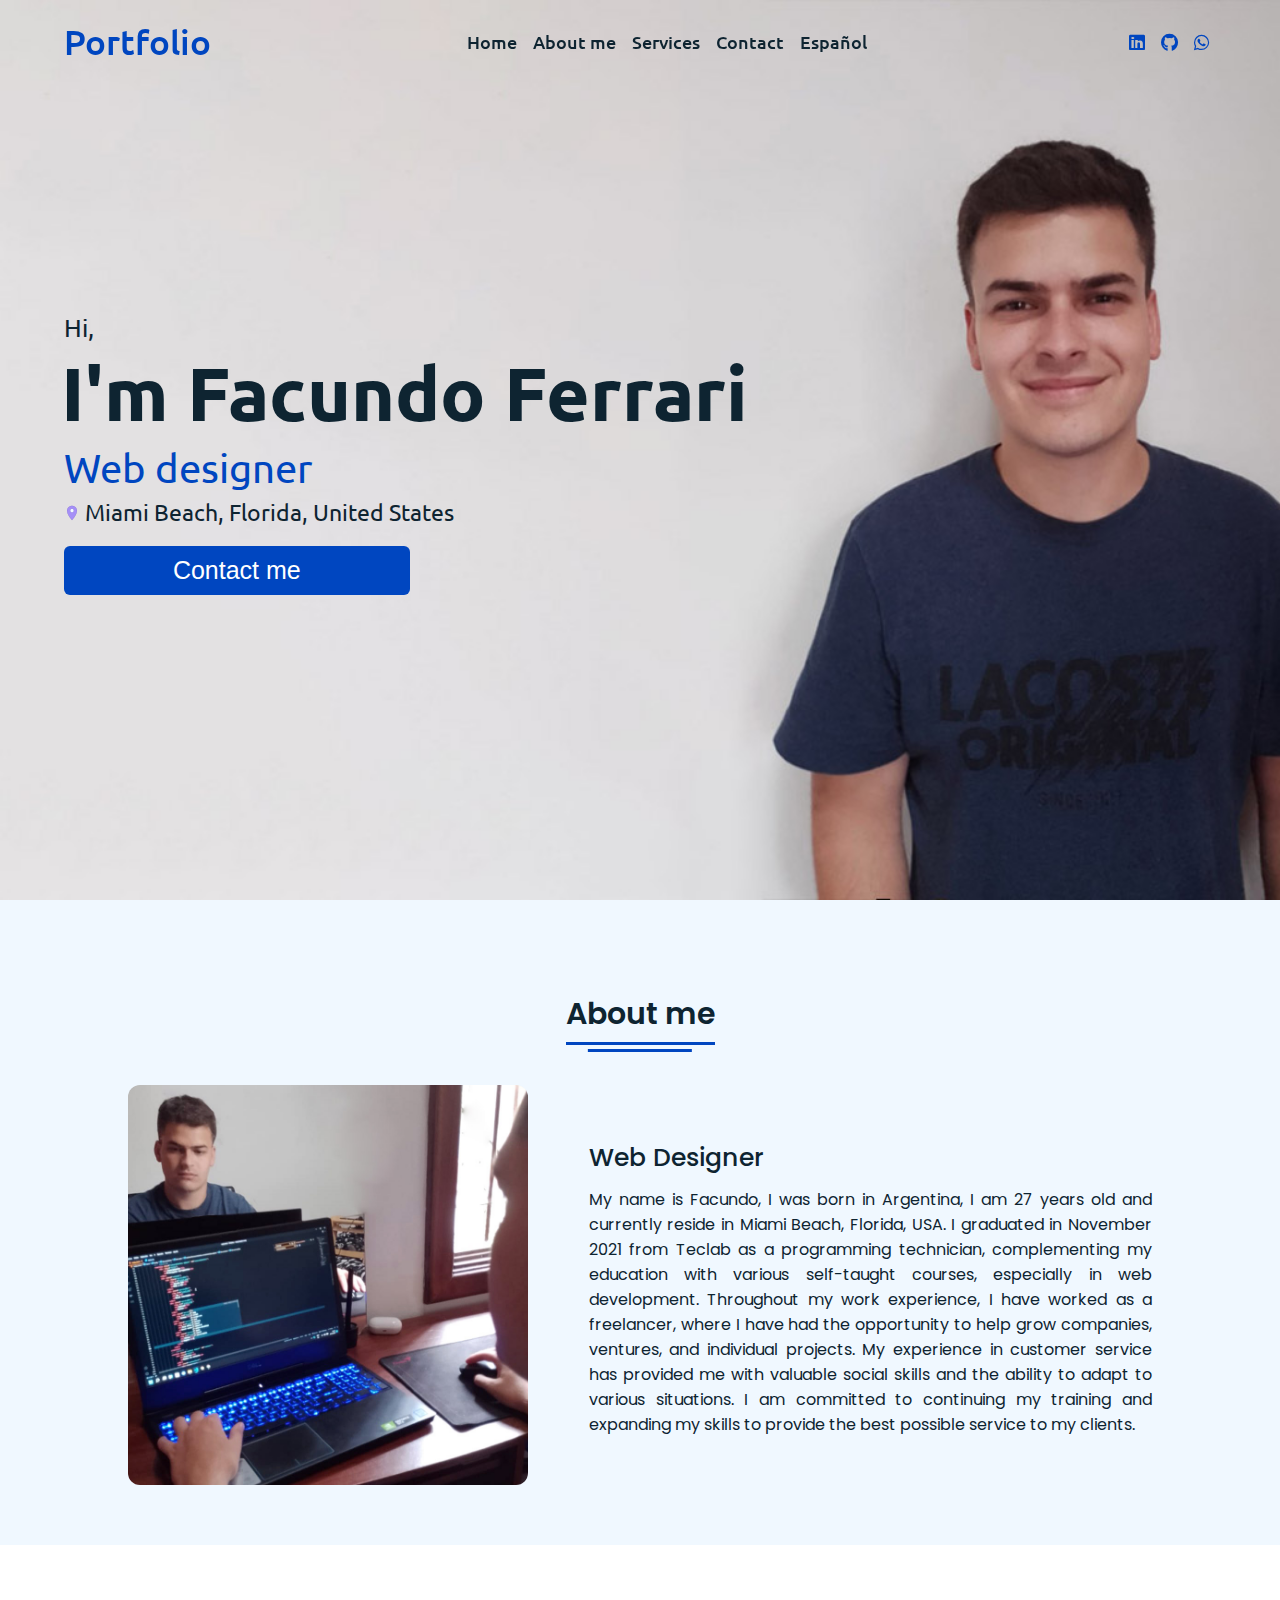
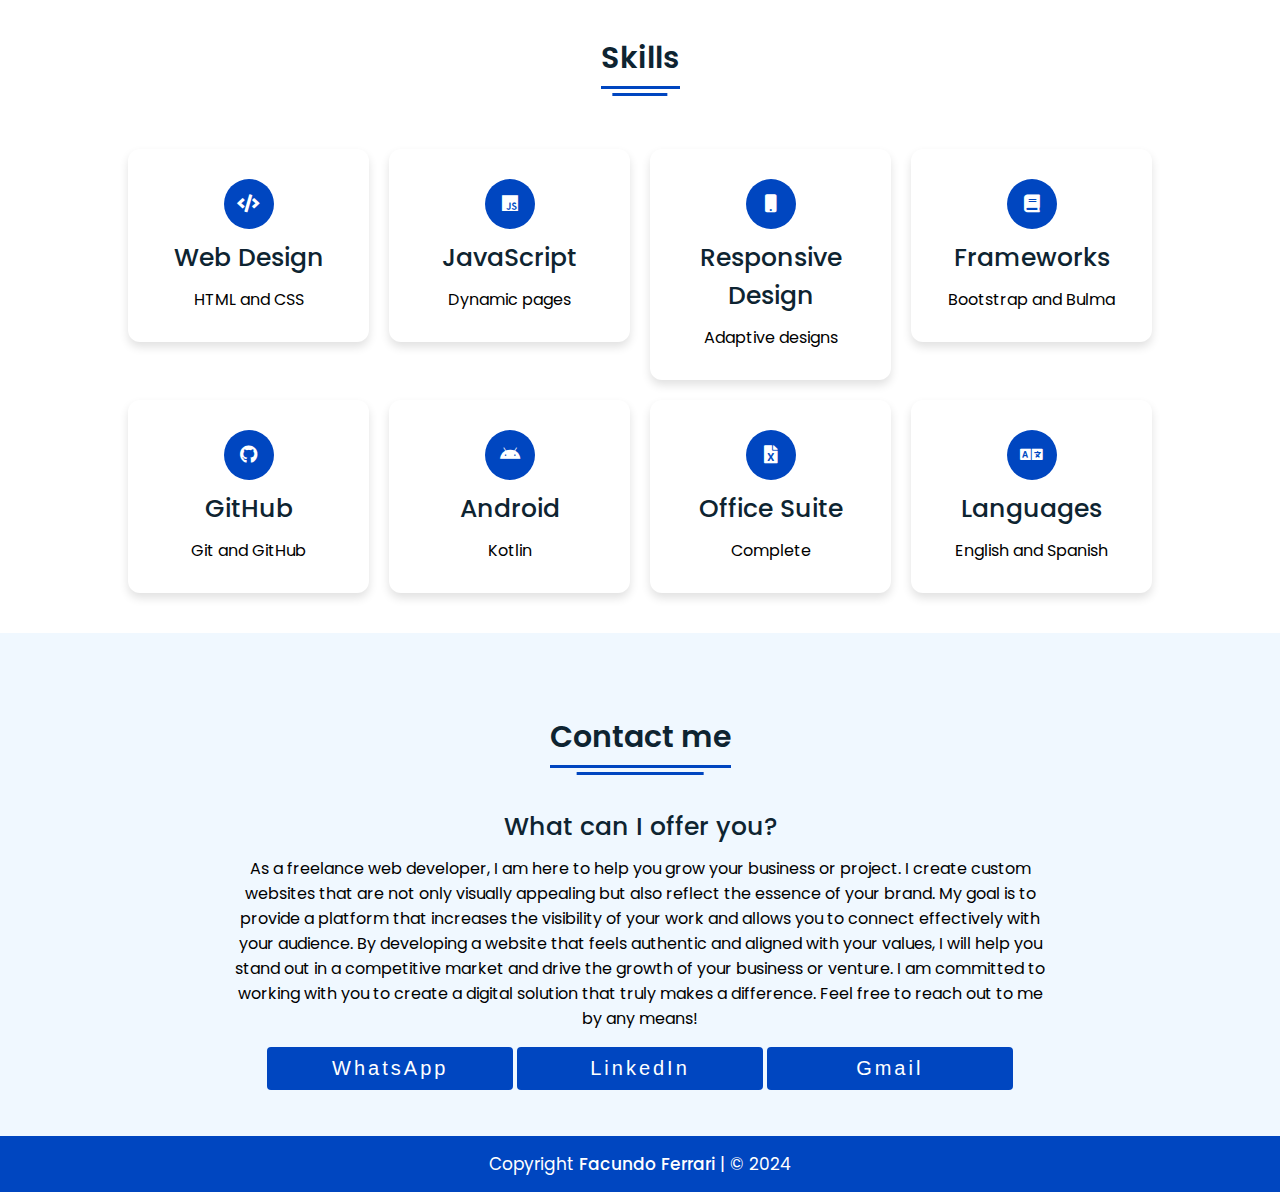
<file: index.html>
<!DOCTYPE html>
<html lang="en" dir="ltr">
  <head>
    <meta charset="UTF-8">
    <title>Facundo Ferrari</title>
    <link rel="stylesheet" href="style.css">
    <link rel="stylesheet" href="https://cdnjs.cloudflare.com/ajax/libs/font-awesome/5.15.2/css/all.min.css"/>
    <link rel="shortcut icon" href="images/icon.png">
    <meta name="viewport" content="width=device-width, initial-scale=1.0">
   </head>
<body>
  <div class="scroll-button">
    <a href="#home"><i class="fas fa-arrow-up"></i></a>
  </div>
  <nav>
    <div class="navbar">
      <div class="logo"><a href="#">Portfolio</a></div>
      <ul class="menu">
        <li><a href="#home">Home</a></li>
        <li><a href="#about">About me</a></li>
        <li><a href="#services">Services</a></li>
        <li><a href="#contact">Contact</a></li>
        <li><a href="#" id="language-toggle">Español</a></li>
        <div class="cancel-btn"><i class="fas fa-times"></i></div>
      </ul>
      <div class="media-icons">
        <a href="https://www.linkedin.com/in/facundoferrari97/" target="_blank"><i class="fab fa-linkedin"></i></a>
        <a href="https://github.com/Facundo-Ferrari" target="_blank"><i class="fab fa-github"></i></a>
        <a href="https://wa.me/13054276210" target="_blank"><i class="fab fa-whatsapp"></i></a>
      </div>
    </div>
    <div class="menu-btn">
      <i class="fas fa-bars"></i>
    </div>
  </nav>

 <section class="home" id="home">
   <div class="home-content">
     <div class="text">
       <div class="text-one">Hi,</div>
       <div class="text-two">I'm Facundo Ferrari</div>
       <div class="text-three">Web designer</div>
       <div class="text-four"><img src="images/location.png"> Miami Beach, Florida, United States</div>
     </div>
     <div class="button">
       <button><a href="#contact" class="btn-home-contact" onclick="toggleMenu();">Contact me</a></button>
     </div>
   </div>
 </section>

<section class="about" id="about">
  <div class="content">
    <div class="title"><span>About me</span></div>
    <div class="about-details">
      <div class="left">
        <img src="images/about.jpg" alt="">
      </div>
      <div class="right">
        <div class="topic">Web Designer</div>
        <p>My name is Facundo, I was born in Argentina, I am 27 years old and currently reside in Miami Beach, Florida, USA. I graduated in November 2021 from Teclab as a programming technician, complementing my education with various self-taught courses, especially in web development. Throughout my work experience, I have worked as a freelancer, where I have had the opportunity to help grow companies, ventures, and individual projects. My experience in customer service has provided me with valuable social skills and the ability to adapt to various situations. I am committed to continuing my training and expanding my skills to provide the best possible service to my clients.</p>
      </div>
    </div>
  </div>
</section>

<section class="services" id="services">
 <div class="content">
    <div class="title"><span>Skills</span></div>
    <div class="boxes">
      <div class="box">
        <div class="icon">
          <i class="fa fa-code"></i>
      </div>
      <div class="topic">Web Design</div>
      <p>HTML and CSS</p>
    </div>
      <div class="box">
        <div class="icon">
          <i class="fab fa-js"></i>
      </div>
      <div class="topic">JavaScript</div>
      <p>Dynamic pages</p>
    </div>
      <div class="box">
        <div class="icon">
          <i class="fa fa-mobile"></i>
      </div>
      <div class="topic">Responsive Design</div>
      <p>Adaptive designs</p>
    </div>
      <div class="box">
        <div class="icon">
          <i class="fa fa-book"></i>
      </div>
      <div class="topic">Frameworks</div>
      <p>Bootstrap and Bulma</p>
    </div>
    <div class="box">
      <div class="icon">
        <i class="fab fa-github"></i>
    </div>
    <div class="topic">GitHub</div>
    <p>Git and GitHub</p>
  </div>
    <div class="box">
      <div class="icon">
        <i class="fab fa-android"></i>
      </div>
      <div class="topic">Android</div>
      <p>Kotlin</p>
    </div>
    <div class="box">
      <div class="icon">
        <i class="fa fa-file-excel"></i>
    </div>
    <div class="topic">Office Suite</div>
    <p>Complete</p>
  </div>
      <div class="box">
        <div class="icon">
          <i class="fa fa-language"></i>
      </div>
      <div class="topic">Languages</div>
      <p>English and Spanish</p>
    </div>
  </div>
 </div>
</section>

<section class="contact" id="contact">
  <div class="content">
    <div class="title"><span>Contact me</span></div>
    <div class="text">
      <div class="topic">What can I offer you?</div>
      <p>As a freelance web developer, I am here to help you grow your business or project. I create custom websites that are not only visually appealing but also reflect the essence of your brand. My goal is to provide a platform that increases the visibility of your work and allows you to connect effectively with your audience. By developing a website that feels authentic and aligned with your values, I will help you stand out in a competitive market and drive the growth of your business or venture. I am committed to working with you to create a digital solution that truly makes a difference. Feel free to reach out to me by any means!</p>
      <div class="button">
        <a href="https://wa.me/13054276210" target="_blank"><button data-hover="+13054276210"><div>WhatsApp</div></button></a>
        <a href="https://www.linkedin.com/in/facundoferrari97/" target="_blank"><button data-hover="facundoferrari97"><div>LinkedIn</div></button></a>
        <a href="https://mail.google.com/" target="_blank"><button data-hover="facundoferrarijobs@gmail.com"><div>Gmail</div></button></a>
      </div>
    </div>
  </div>
</section>

<footer>
  <div class="text">
    <span>Copyright <a href="https://www.linkedin.com/in/facundoferrari97/" target="_blank">Facundo Ferrari</a> | &#169; 2024</span>
  </div>
</footer>
  <script src="script.js"></script>
</body>
</html>
</file>
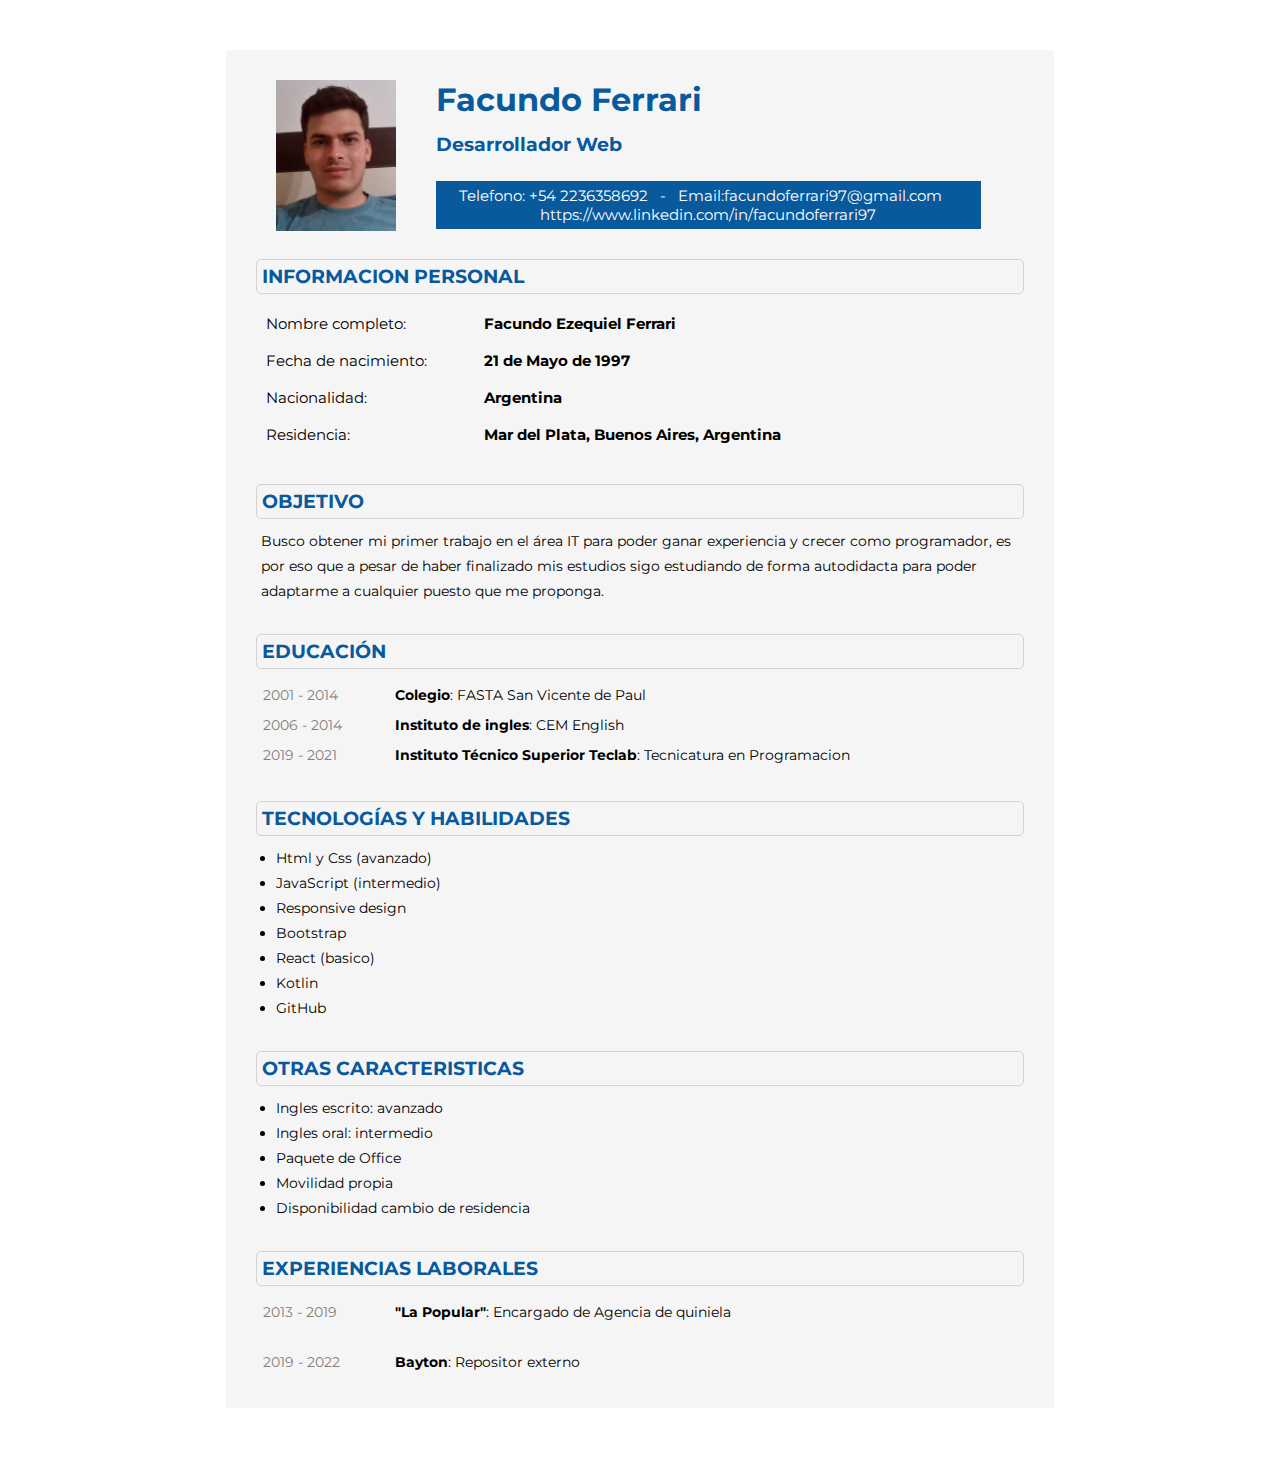
<file: cv/index.html>
<!DOCTYPE html>
<html lang="en">
<head>
    <meta charset="UTF-8">
    <title>Resume CV</title>
    <link href="https://fonts.googleapis.com/css?family=Montserrat" rel="stylesheet">
    <link rel="stylesheet" href="style.css">
</head>
<body>
   
<div id="page">
    <div class="photo-and-name">
        <img src="profile.png" class="photo" alt="Profile Picture">
        <div class="contact-info-box">
            <h1 class="name">Facundo Ferrari</h1>
            <br>
            <h3 class="job-title">Desarrollador Web</h3>
            <p class="contact-details">Telefono: +54 2236358692 &nbsp; - &nbsp; Email:facundoferrari97@gmail.com &nbsp;  &nbsp; https://www.linkedin.com/in/facundoferrari97</p>
        </div>
    </div>
    <div id="info-pers">
        <h3>Informacion personal</h3>
        <table>
            <tr>
                <td>Nombre completo:</td>
                <td><b>Facundo Ezequiel Ferrari</b></td>
            </tr>
            <tr>
                <td>Fecha de nacimiento:</td>
                <td><b>21 de Mayo de 1997</b></td>
            </tr>
            <tr>
                <td>Nacionalidad:</td>
                <td><b>Argentina</b></td>
            </tr>
            <tr>
                <td>Residencia:</td>
                <td><b>Mar del Plata, Buenos Aires, Argentina</b></td>
            </tr>
        </table>
    </div>
    <div id="objetivo">
        <h3>Objetivo</h3>
        <p>
            Busco obtener mi primer trabajo en el área IT para poder ganar experiencia y crecer como programador, es por eso que a pesar de haber finalizado mis estudios sigo estudiando de forma autodidacta para poder adaptarme a cualquier puesto que me proponga.
        </p>
    </div>
    <div id="educacion">
        <h3>Educación</h3>
        <table>
            <tr>
                <td style="width: 120px; color: gray;">2001 - 2014</td>
                <td><b>Colegio</b>: FASTA San Vicente de Paul</td>
            </tr>
            <tr>
                <td style="width: 120px; color: gray;">2006 - 2014</td>
                <td><b>Instituto de ingles</b>: CEM English</td>
            </tr>
            <tr>
                <td style="width: 120px; color: gray;">2019 - 2021</td>
                <td><b>Instituto Técnico Superior Teclab</b>: Tecnicatura en Programacion</td>
            </tr>
        </table>
    </div>
    <div id="tecnologias">
        <h3>Tecnologías y habilidades</h3>
        <ul>
            <li>Html y Css (avanzado)</li>
            <li>JavaScript (intermedio)</li>
            <li>Responsive design</li>
            <li>Bootstrap</li>
            <li>React (basico)</li>
            <li>Kotlin</li>
            <li>GitHub</li>
        </ul>
    </div>
    <div id="habilidades">
        <h3>Otras caracteristicas</h3>
        <ul>
            <li>Ingles escrito: avanzado</li>
            <li>Ingles oral: intermedio</li>
            <li>Paquete de Office</li>
            <li>Movilidad propia</li>
            <li>Disponibilidad cambio de residencia</li>
        </ul>
    </div>
    <div id="trabajo">
        <h3>Experiencias laborales</h3>
        <table>
            <tr class="trabajo-1">
                <td>2013 - 2019</td>
                <td><b>"La Popular"</b>: Encargado de Agencia de quiniela</td>
            </tr>
            <tr class="trabajo-2">
                <td>2019 - 2022</td>
                <td><b>Bayton</b>: Repositor externo</td>
            </tr>
 
        </table>
    </div>
</div>

</body>
</html>
</file>
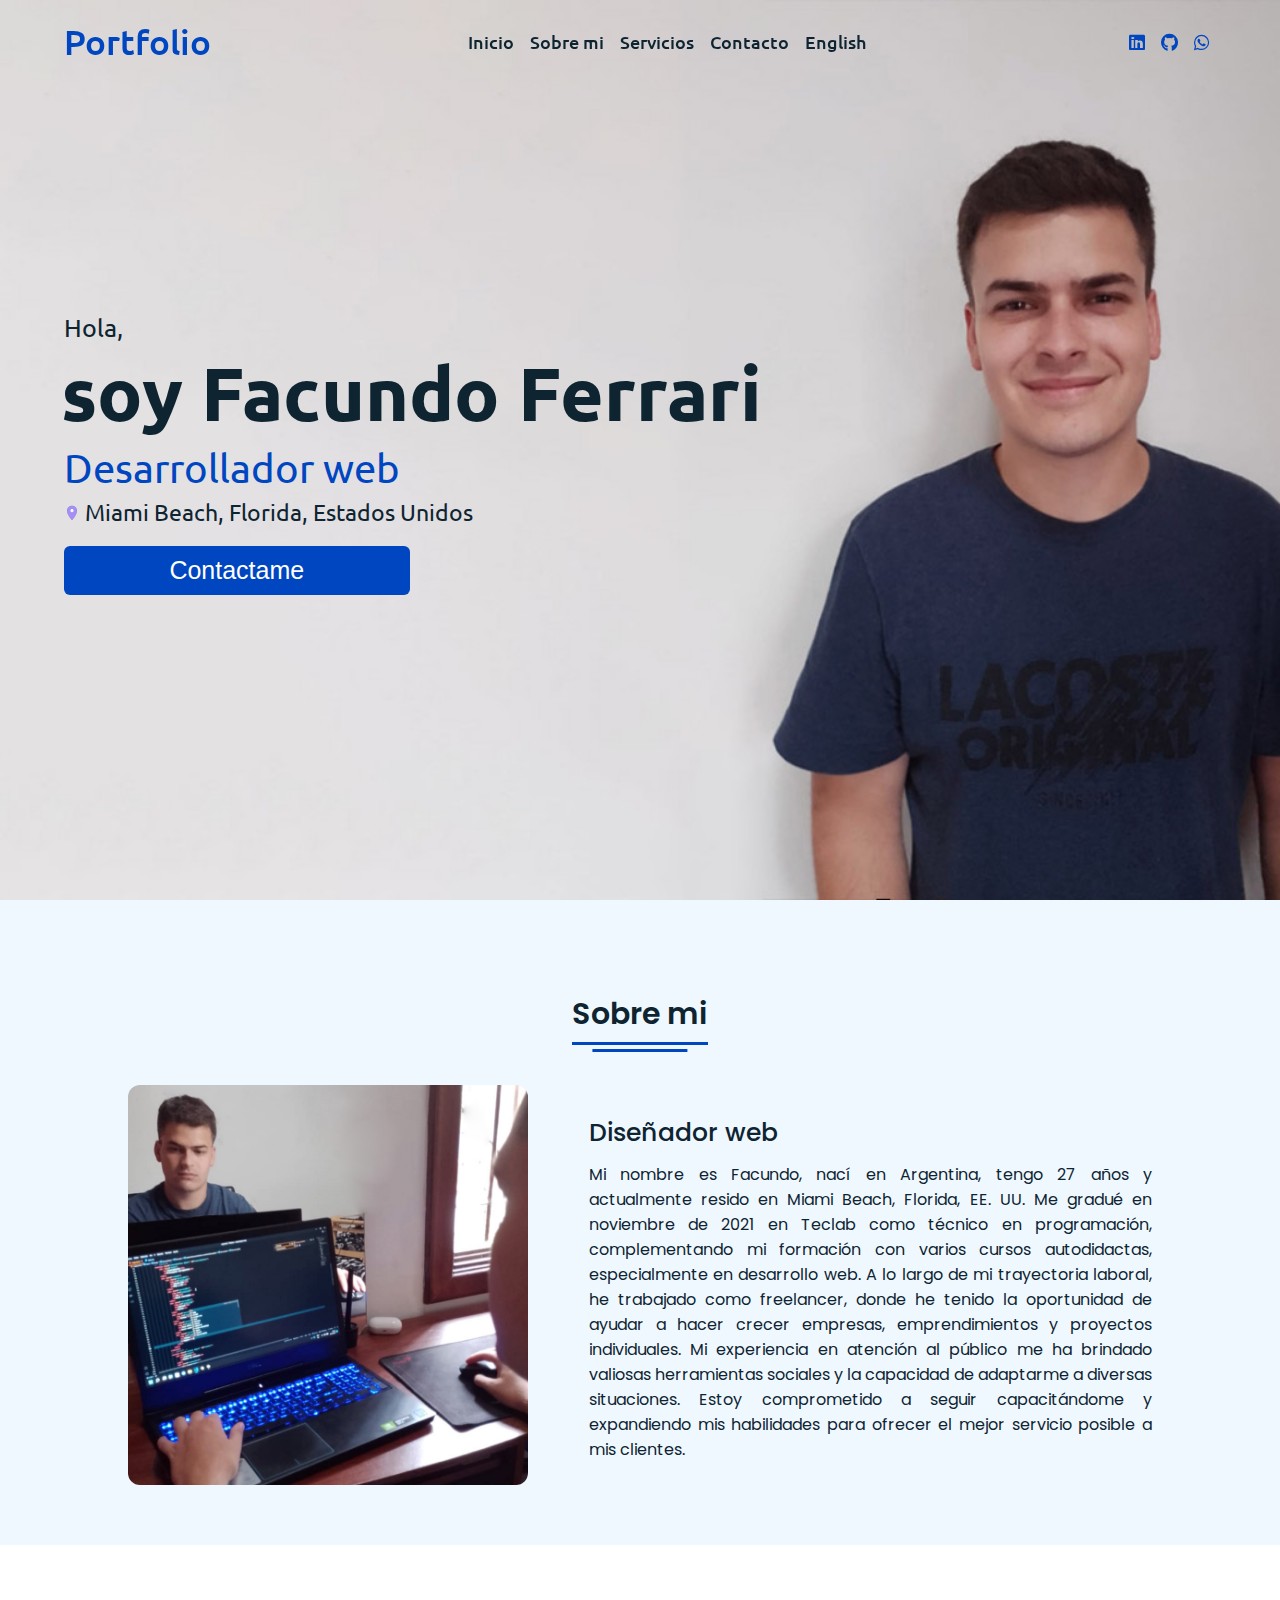
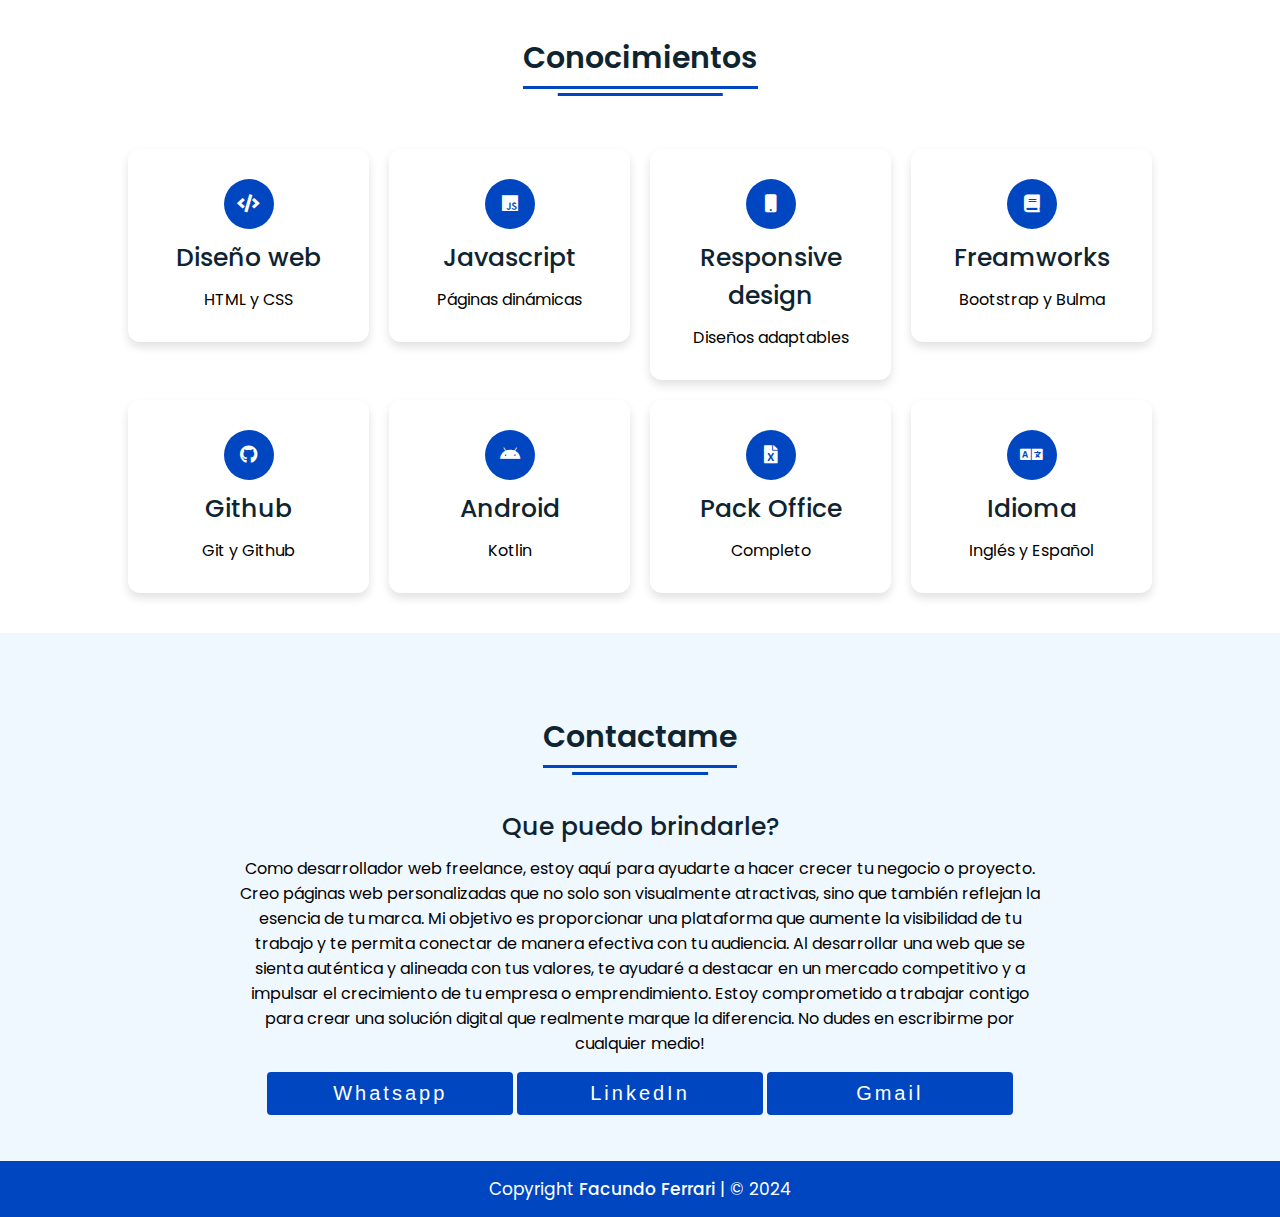
<file: index-es.html>
<!DOCTYPE html>
<html lang="es" dir="ltr">
  <head>
    <meta charset="UTF-8">
    <title>Facundo Ferrari</title>
    <link rel="stylesheet" href="style.css">
    <link rel="stylesheet" href="https://cdnjs.cloudflare.com/ajax/libs/font-awesome/5.15.2/css/all.min.css"/>
    <link rel="shortcut icon" href="images/icon.png">
    <meta name="viewport" content="width=device-width, initial-scale=1.0">
   </head>
<body>
  <!-- Boton volver inicio -->
  <div class="scroll-button">
    <a href="#home"><i class="fas fa-arrow-up"></i></a>
  </div>
  <!-- Menu nav -->
  <nav>
    <div class="navbar">
      <div class="logo"><a href="#">Portfolio</a></div>
      <ul class="menu">
        <li><a href="#home">Inicio</a></li>
        <li><a href="#about">Sobre mi</a></li>
        <li><a href="#services">Servicios</a></li>
        <li><a href="#contact">Contacto</a></li>
        <li><a href="#" id="language-toggle">English</a></li>
        <div class="cancel-btn"><i class="fas fa-times"></i></div>
      </ul>
      <div class="media-icons">
        <a href="https://www.linkedin.com/in/facundoferrari97/" target="_blank"><i class="fab fa-linkedin"></i></a>
        <a href="https://github.com/Facundo-Ferrari" target="_blank"><i class="fab fa-github"></i></a>
        <a href="https://wa.me/13054276210" target="_blank"><i class="fab fa-whatsapp"></i></a>
      </div>
    </div>
    <div class="menu-btn">
      <i class="fas fa-bars"></i>
    </div>
  </nav>

<!-- Inicio -->
 <section class="home" id="home">
   <div class="home-content">
     <div class="text">
       <div class="text-one">Hola,</div>
       <div class="text-two">soy Facundo Ferrari</div>
       <div class="text-three">Desarrollador web</div>
       <div class="text-four"><img src="images/location.png"> Miami Beach, Florida, Estados Unidos</div>
     </div>
     <div class="button">
       <button><a href="#contact" class="btn-home-contact" onclick="toggleMenu();">Contactame</a></button>
     </div>
   </div>
 </section>

<!-- Sobre mi -->
<section class="about" id="about">
  <div class="content">
    <div class="title"><span>Sobre mi</span></div>
  <div class="about-details">
    <div class="left">
      <img src="images/about.jpg" alt="">
    </div>
    <div class="right">
      <div class="topic">Diseñador web</div>
      <p>Mi nombre es Facundo, nací en Argentina, tengo 27 años y actualmente resido en Miami Beach, Florida, EE. UU. Me gradué en noviembre de 2021 en Teclab como técnico en programación, complementando mi formación con varios cursos autodidactas, especialmente en desarrollo web. A lo largo de mi trayectoria laboral, he trabajado como freelancer, donde he tenido la oportunidad de ayudar a hacer crecer empresas, emprendimientos y proyectos individuales. Mi experiencia en atención al público me ha brindado valiosas herramientas sociales y la capacidad de adaptarme a diversas situaciones. Estoy comprometido a seguir capacitándome y expandiendo mis habilidades para ofrecer el mejor servicio posible a mis clientes.</p>
    </div>
  </div>
  </div>
</section>

<!-- Conocimientos -->
<section class="services" id="services">
 <div class="content">
    <div class="title"><span>Conocimientos</span></div>
    <div class="boxes">
      <div class="box">
        <div class="icon">
          <i class="fa fa-code"></i>
      </div>
      <div class="topic">Diseño web</div>
      <p>HTML y CSS</p>
    </div>
      <div class="box">
        <div class="icon">
          <i class="fab fa-js"></i>
      </div>
      <div class="topic">Javascript</div>
      <p>Páginas dinámicas</p>
    </div>
      <div class="box">
        <div class="icon">
          <i class="fa fa-mobile"></i>
      </div>
      <div class="topic">Responsive design</div>
      <p>Diseños adaptables</p>
    </div>
      <div class="box">
        <div class="icon">
          <i class="fa fa-book"></i>
      </div>
      <div class="topic">Freamworks</div>
      <p>Bootstrap y Bulma</p>
    </div>
    <div class="box">
      <div class="icon">
        <i class="fab fa-github"></i>
    </div>
    <div class="topic">Github</div>
    <p>Git y Github</p>
  </div>
    <div class="box">
      <div class="icon">
        <i class="fab fa-android"></i>
      </div>
      <div class="topic">Android</div>
      <p>Kotlin</p>
    </div>
    <div class="box">
      <div class="icon">
        <i class="fa fa-file-excel"></i>
    </div>
    <div class="topic">Pack Office</div>
    <p>Completo</p>
  </div>
      <div class="box">
        <div class="icon">
          <i class="fa fa-language"></i>
      </div>
      <div class="topic">Idioma</div>
      <p>Inglés y Español</p>
    </div>
  </div>
 </div>
</section>

<!-- Contacto -->
<section class="contact" id="contact">
  <div class="content">
    <div class="title"><span>Contactame</span></div>
    <div class="text">
      <div class="topic">Que puedo brindarle?</div>
      <p>Como desarrollador web freelance, estoy aquí para ayudarte a hacer crecer tu negocio o proyecto. Creo páginas web personalizadas que no solo son visualmente atractivas, sino que también reflejan la esencia de tu marca. Mi objetivo es proporcionar una plataforma que aumente la visibilidad de tu trabajo y te permita conectar de manera efectiva con tu audiencia. Al desarrollar una web que se sienta auténtica y alineada con tus valores, te ayudaré a destacar en un mercado competitivo y a impulsar el crecimiento de tu empresa o emprendimiento. Estoy comprometido a trabajar contigo para crear una solución digital que realmente marque la diferencia. No dudes en escribirme por cualquier medio!</p>
      <div class="button">
        <a href="https://wa.me/13054276210" target="_blank"><button data-hover="+13054276210"><div>Whatsapp</div></button></a>
        <a href="https://www.linkedin.com/in/facundoferrari97/" target="_blank"><button data-hover="facundoferrari97"><div>LinkedIn</div></button></a>
        <a href="https://mail.google.com/" target="_blank"><button data-hover="facundoferrarijobs@gmail.com"><div>Gmail</div></button></a>
      </div>
    </div>
  </div>
</section>

<!-- Footer -->
<footer>
  <div class="text">
    <span>Copyright <a href="https://www.linkedin.com/in/facundoferrari97/" target="_blank">Facundo Ferrari</a> | &#169; 2024</span>
  </div>
</footer>
  <script src="script.js"></script>
</body>
</html>
</file>
<file: style.css>
@import url('https://fonts.googleapis.com/css2?family=Poppins:wght@400;500;600;700&family=Ubuntu:wght@400;500;700&display=swap');

:root {
  --primario: #0046c0;
  --claro: #4070f4;
}


* {
  margin: 0;
  padding: 0;
  box-sizing: border-box;
  text-decoration: none;
  scroll-behavior: smooth;
}


/* Scroll bar */
::-webkit-scrollbar {
    width: 10px;
}

::-webkit-scrollbar-track {
    background: #f1f1f1;
}

::-webkit-scrollbar-thumb {
    background: var(--claro);
    border-radius: 12px;
    transition: all 0.3s ease;
}


::-webkit-scrollbar-thumb:hover {
    background: var(--primario);
}

/* Nav bar */
nav {
  position: fixed;
  width: 100%;
  padding: 20px 0;
  z-index: 998;
  transition: all 0.3s ease;
  font-family: 'Ubuntu', sans-serif;
}

nav.sticky {
  background: var(--primario);
  padding: 13px 0;
}

nav.sticky:hover {
  background: #00208f;
}

nav .navbar {
  width: 90%;
  display: flex;
  justify-content: space-between;
  align-items: center;
  margin: auto;
}

nav .navbar .logo a {
  font-weight: 500;
  font-size: 35px;
  color: var(--primario);
}

nav.sticky .navbar .logo a {
  color: #fff;
}

nav .navbar .menu {
  display: flex;
  position: relative;
}

nav .navbar .menu li {
  list-style: none;
  margin: 0 8px;
}

.navbar .menu a {
  font-size: 18px;
  font-weight: 500;
  color: #0E2431;
  padding: 6px 0;
  transition: all 0.4s ease;
}

.navbar .menu a:hover {
  color: var(--primario);
}

nav.sticky .menu a {
  color: #FFF;
}

nav.sticky .menu a:hover {
  color: #0E2431;
}

.navbar .media-icons a {
  color: var(--primario);
  font-size: 18px;
  margin: 0 6px;
}

nav.sticky .media-icons a {
  color: #FFF;
}

#language-toggle {
  text-decoration: none; /* Sin subrayado */
  transition: color 0.3s; /* Transición suave para el color */
}

#language-toggle:hover {
  color: #007BFF; /* Cambia el color al pasar el mouse, ajusta según tu diseño */
}


/* Boton menu */
nav .menu-btn,
.navbar .menu .cancel-btn {
  position: absolute;
  color: #fff;
  right: 30px;
  top: 20px;
  font-size: 20px;
  cursor: pointer;
  transition: all 0.3s ease;
  display: none;
}

nav .menu-btn {
  color: var(--primario);
}

nav.sticky .menu-btn {
  color: #FFF;
}

.navbar .menu .menu-btn {
  color: #fff;
}

.home .text:hover, span:hover, p:hover, .topic:hover {
  cursor: context-menu;
}

/* Inicio */
.home {
  height: 100vh;
  width: 100%;
  background: url("images/background.png") no-repeat;
  background-size: cover;
  background-position: center;
  background-attachment: fixed;
  font-family: 'Ubuntu', sans-serif;
}

.home .home-content {
  width: 90%;
  height: 100%;
  margin: auto;
  display: flex;
  flex-direction: column;
  justify-content: center;
}

.home .text-one {
  font-size: 25px;
  color: #0E2431;
}

.home .text-two {
  color: #0E2431;
  font-size: 75px;
  font-weight: 600;
  margin-left: -3px;
}

.home .text-three {
  font-size: 40px;
  margin: 5px 0;
  color: var(--primario);
}

.home .text-four {
  font-size: 23px;
  margin: 5px 0;
  color: #0E2431;
}

.home .button {
  margin: 14px 0;
}

.home .button button {
  outline: none;
  padding: 8px 16px;
  border-radius: 6px;
  font-size: 25px;
  font-weight: 400;
  background: var(--primario);
  color: #fff;
  cursor: pointer;
  border: 2px solid transparent;
  transition: all 0.4s ease;
  min-width: auto;
  justify-self: left;
}

.home .button button:hover {
  border-color: var(--primario);
  background-color: #fff;
  color: var(--primario);
}

a.btn-home-contact {
  color: white;
}

.home .button button:hover a.btn-home-contact {
  color: var(--primario);
}

/* Sobre mi */
section#about.about {
  background: #F0F8FF;
  padding-bottom: 1%;
}

section {
  padding-top: 20px;
}

section .content {
  width: 80%;
  margin: 40px auto;
  font-family: 'Poppins', sans-serif;
}

.about .about-details {
  display: flex;
  justify-content: space-between;
  align-items: center;
}

section .title {
  display: flex;
  justify-content: center;
  margin-bottom: 40px;
  padding-top: 3%;
}

section .title span {
  color: #0E2431;
  font-size: 30px;
  font-weight: 600;
  position: relative;
  padding-bottom: 8px;
}

section .title span::before,
section .title span::after {
  content: '';
  position: absolute;
  height: 3px;
  width: 100%;
  background: var(--primario);
  left: 0;
  bottom: 0;
}

section .title span::after {
  bottom: -7px;
  width: 70%;
  left: 50%;
  transform: translateX(-50%);
}

.about .about-details .left {
  width: 45%;
}

.about .left img {
  height: 400px;
  width: 400px;
  object-fit: cover;
  border-radius: 12px;
}

.about-details .right {
  width: 55%;
}

section  .topic {
  color: #0E2431;
  font-size: 25px;
  font-weight: 500;
  margin-bottom: 10px;
}

.about-details .right p {
  text-align: justify;
  color: #0E2431;
}

section .button {
  margin: 16px 0;
}

section .button button {
  outline: none;
  padding: 8px 16px;
  border-radius: 4px;
  font-size: 25px;
  font-weight: 400;
  background: var(--primario);
  color: #fff;
  border: 2px solid transparent;
  cursor: pointer;
  transition: all 0.2s ease;
  width: 30%;
}

section .button button:hover {
  border-color: var(--primario);
  background-color: #fff;
  color: var(--primario);
}


/* Conocimientos */
.services .boxes {
  display: flex;
  flex-wrap: wrap;
  justify-content: space-between;
}

.services .boxes .box {
  margin: 20px 0;
  margin-bottom: auto;
  width: calc(100% / 4 - 15px);
  text-align: center;
  border-radius: 12px;
  padding: 30px 10px;
  box-shadow: 0 5px 10px rgba(0, 0, 0, 0.12);
  cursor: default;
  transition: all 0.4s ease;
}

.services .boxes .box:hover {
  background: var(--primario);
  color: #fff;
}

.services .boxes .box .icon {
  height: 50px;
  width: 50px;
  background: var(--primario);
  border-radius: 50%;
  text-align: center;
  line-height: 50px;
  font-size: 18px;
  color: #fff;
  margin: 0 auto 10px auto;
  transition: all 0.4s ease;
}

.boxes .box:hover .icon {
  background-color: #fff;
  color: var(--primario);
}

.services .boxes .box:hover .topic,
.services .boxes .box:hover p {
  color: #0E2431;
  transition: all 0.4s ease;
}

.services .boxes .box:hover .topic,
.services .boxes .box:hover p {
  color: #fff;
}

/* Contacto */
.contact {
  background: #F0F8FF;
}

.contact .content {
  margin: 0 auto;
  padding: 30px 0;
}

.contact .text {
  width: 80%;
  text-align: center;
  margin: auto;
}

button:hover {
  cursor: pointer
}

button {
  background: transparent; outline: none;
  position: relative;
  border: 2px solid #111;
  padding: 15px 50px;
  overflow: hidden;
}
/*button:before (attr data-hover)*/
button:hover:before {
  opacity: 1;
  transform: translate(0,0);
}

button:before {
  content: attr(data-hover);
  position: absolute;
  top: 1.1em;
  left: 0;
  width: 100%;
  letter-spacing: 3px;
  font-weight: 400;
  font-size: .5em;
  opacity: 0;
  transform: translate(-100%,0);
  transition: all .3s ease-in-out;
}

/*button div (button text before hover)*/
button:hover div {
  opacity: 0;
  transform: translate(100%,0);
}

button div {
  letter-spacing: 3px;
  font-weight: 400;
  font-size: .8em;
  transition: all .3s ease-in-out;
}

/* Footer */
footer {
  background: var(--primario);
  padding: 15px 0;
  text-align: center;
  font-family: 'Poppins', sans-serif;
}

footer .text span {
  font-size: 17px;
  font-weight: 400;
  color: #fff;
}

footer .text span a {
  font-weight: 500;
  color: #FFF;
}

footer .text span a:hover {
  text-decoration: underline;
}

/* Boton scroll top */
.scroll-button a {
  position: fixed;
  bottom: 20px;
  right: 20px;
  color: #fff;
  background: var(--primario);
  padding: 7px 12px;;
  font-size: 18px;
  border-radius: 6px;
  box-shadow: rgba(0, 0, 0, 0.15);
  display: none;
}


/* Responsive */
@media (max-width: 1190px) {
  section .content {
    width: 85%;
  }
}

@media (max-width: 1100px) {
.about-details .right {
  width: 90%;
  margin: 30px;
}
}

@media (max-width: 1000px) {
  .home {
    background-image: url(images/background-responsive.png);
  }
  .about .about-details {
    justify-content: center;
    flex-direction: column;
  }
  .about .about-details .left {
    display: flex;
    justify-content: center;
    width: 100%;
  }
  .about-details .right {
    width: 90%;
    margin: 40px 0;
  }
  .services .boxes .box {
    margin: 20px 0;
    width: calc(100% / 2 - 20px);
  }
  div .button {
    display: inline-grid;
    width: 100%;
    justify-items: center;
  }
  button {
    margin-bottom: 2%;
    min-width: -webkit-fill-available;
  }
}

@media (max-width: 900px) {
  .about .left img {
    height: 350px;
    width: 350px;
  }
  .home .button button {
    width: 10em;
  }
}

@media (max-width: 750px) {
  nav .navbar {
    width: 90%;
  }
  nav .navbar .menu {
    position: fixed;
    left: -100%;
    top: 0;
    background: #0E2431;
    height: 100vh;
    max-width: 400px;
    width: 100%;
    padding-top: 60px;
    flex-direction: column;
    align-items: center;
    transition: all 0.5s ease;
  }
  .navbar.active .menu {
    left: 0;
  }
  nav .navbar .menu a {
    font-size: 23px;
    display: block;
    color: #fff;
    margin: 10px 0;
  }
  nav.sticky .menu a:hover {
    color: var(--primario);
  }
  nav .navbar .media-icons {
    display: none;
  }
  nav .menu-btn,
  .navbar .menu .cancel-btn {
    display: block;
  }
  .home .text-two {
    font-size: 65px;
  }
  .home .text-three {
    font-size: 35px;
  }
  .skills .skills-details {
    align-items: center;
    justify-content: center;
    flex-direction: column;
  }
  .skills-details .text {
    width: 100%;
    margin-bottom: 50px;
  }
  .skills-details .boxes {
    justify-content: center;
    align-items: center;
    width: 100%;
  }
  .services .boxes .box {
    margin: 20px 0;
    width: 100%;
  }
  .contact .text {
    width: 100%;
}
}


@media (max-width: 500px) {
  .home .text-two {
    font-size: 55px;
  }
  .home .text-three {
    font-size: 33px;
  }
  .skills-details .boxes .per {
    font-size: 50px;
    color: var(--primario);
  }
  .about .left img {
    height: 250px;
    width: 250px;
  }
}
</file>
<file: cv/style.css>
* {margin: 0;padding: 0;}

body{font-family: 'Montserrat', sans-serif;}

:root {
    --border: #d3d3d3;
    --blue: #09599d;
}

#page {
    min-height: 200px;
    width: 60%;
    min-width: 600px;
    background: whitesmoke;
    margin: 50px auto;
    padding: 30px;
    color: var(--blue);
}

.photo {
    width: 120px;
    min-width: 100px;
    float: left;
    margin: 0px 20px 0px 20px;
}

.contact-info-box {
    margin-left: 20px;
    width: 70.9%;
    display: inline-block;
}

.name {
    margin-bottom: -5px;
}
.job-title {
    display: inline-block;
}

.contact-details {
    background: var(--blue);
    color: white;
    text-align: center;
    margin: auto;
    margin-top: 25px;
    padding: 5px;
    font-size: 15px;
}

#info-pers h3 {
    border: 1px solid var(--border);
    text-transform: uppercase;
    padding: 5px;
    border-radius: 5px;
    margin: 30px 0 10px;
}

#info-pers table td {
    padding: 8px;
    font-size: 15px;
    color: #000;
}

#info-pers table tr td:first-child {
    width: 200px;
}

#info-pers table tr td:nth-child(2) {
    width: 300px;
}

#objetivo h3 {
    border: 1px solid var(--border);
    text-transform: uppercase;
    padding: 5px;
    border-radius: 5px;
    margin: 30px 0 10px;
}

#objetivo p {
    padding: 0 5px;
    line-height: 25px;
    font-size: 14px;
    color: #000;
}

#educacion h3 {
    border: 1px solid var(--border);
    text-transform: uppercase;
    padding: 5px;
    border-radius: 5px;
    margin: 30px 0 10px;
}

#educacion table td {
    padding: 5px;
    font-size: 14px;
    color: #000;
}

#educacion table tr.school-1 {
    width: 120px;
    color: gray;
    padding-bottom: 25px;
}

#tecnologias h3 {
    border: 1px solid var(--border);
    text-transform: uppercase;
    padding: 5px;
    border-radius: 5px;
    margin: 30px 0 10px;
}

#tecnologias ul {
    padding: 0 20px;
    line-height: 25px;
    font-size: 14px;
    color: #000;
}

#habilidades h3 {
    border: 1px solid var(--border);
    text-transform: uppercase;
    padding: 5px;
    border-radius: 5px;
    margin: 30px 0 10px;
}

#habilidades ul {
    padding: 0 20px;
    line-height: 25px;
    font-size: 14px;
    color: #000;
}

#trabajo h3 {
    border: 1px solid var(--border);
    text-transform: uppercase;
    padding: 5px;
    border-radius: 5px;
    margin: 30px 0 10px;
}

#trabajo table td {
    padding: 5px;
    font-size: 14px;
    color: #000;
}

#trabajo table tr.trabajo-1 td:first-child {
    width: 120px;
    color: gray;
    padding-bottom: 25px;
}

#trabajo table tr.trabajo-1 td {
    padding-bottom: 25px;
}

#trabajo table tr.trabajo-2 td:first-child {
    width: 120px;
    color: gray;
}
</file>
